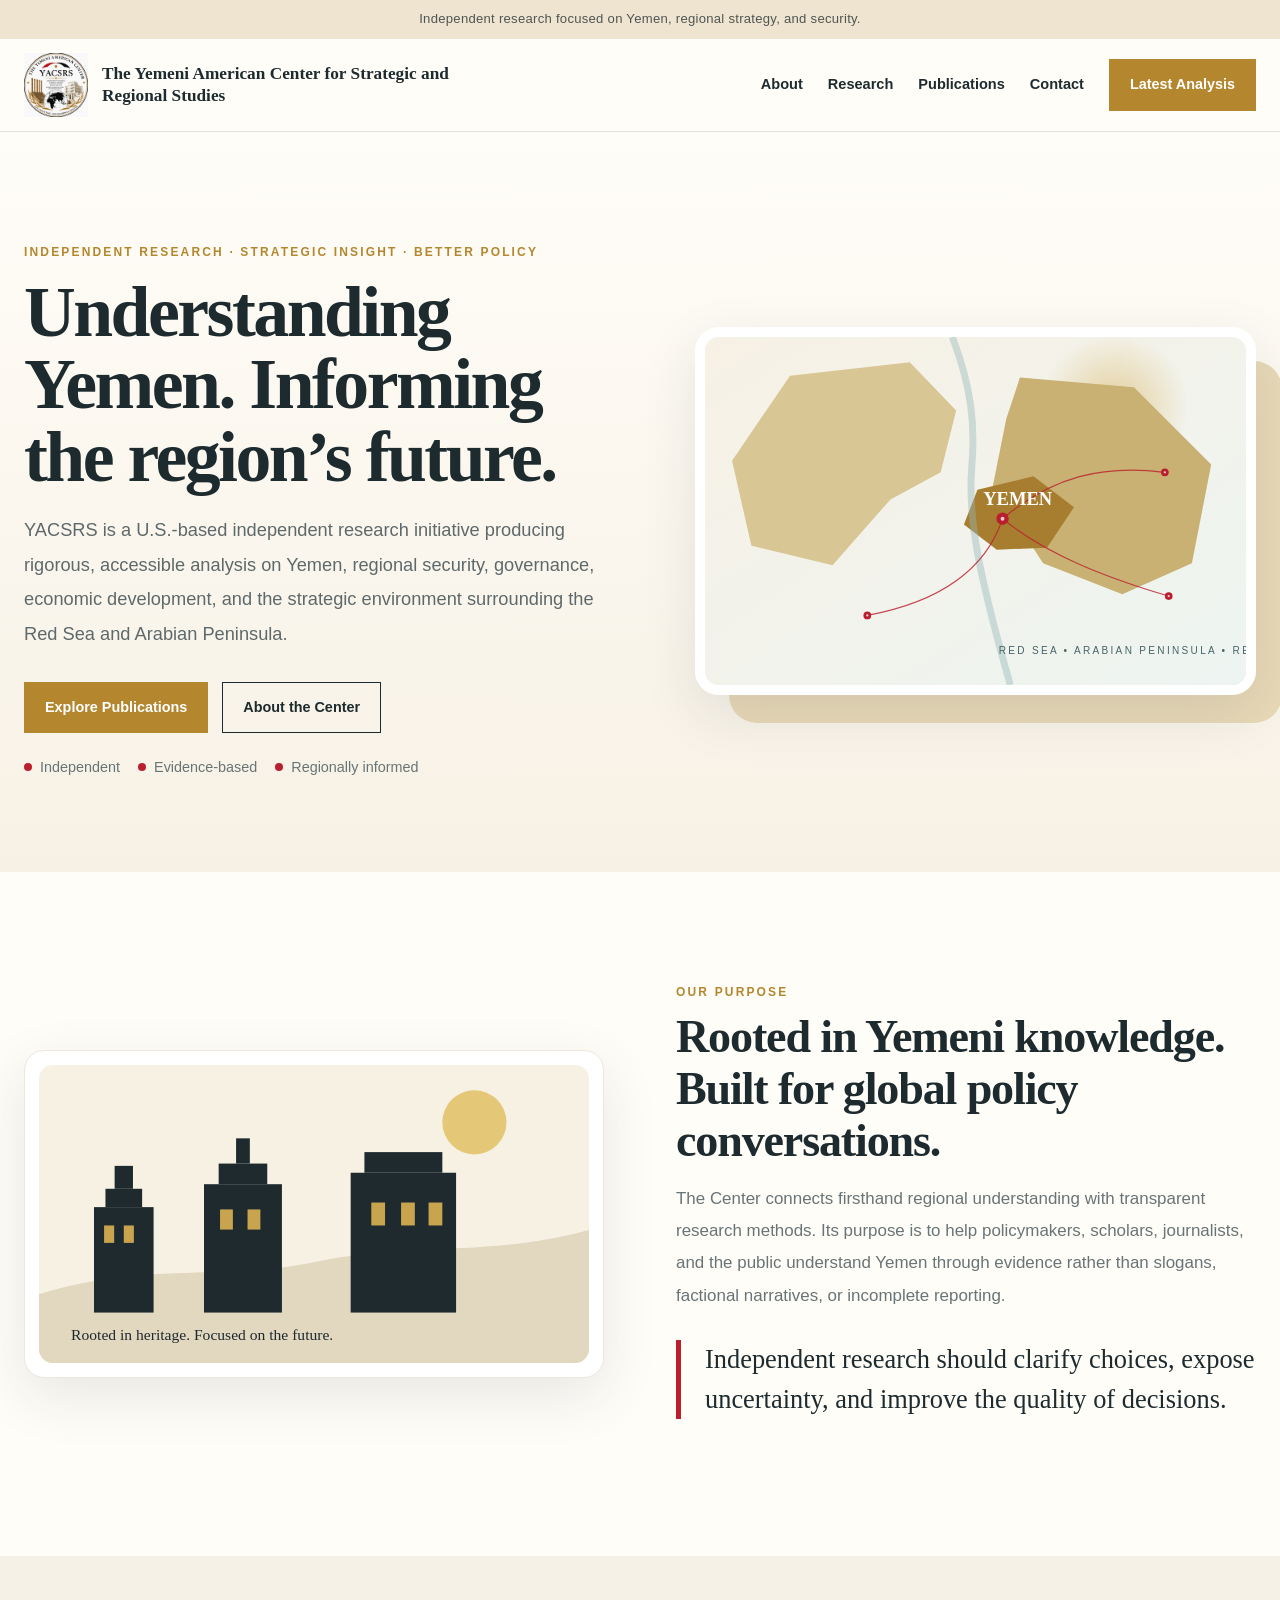
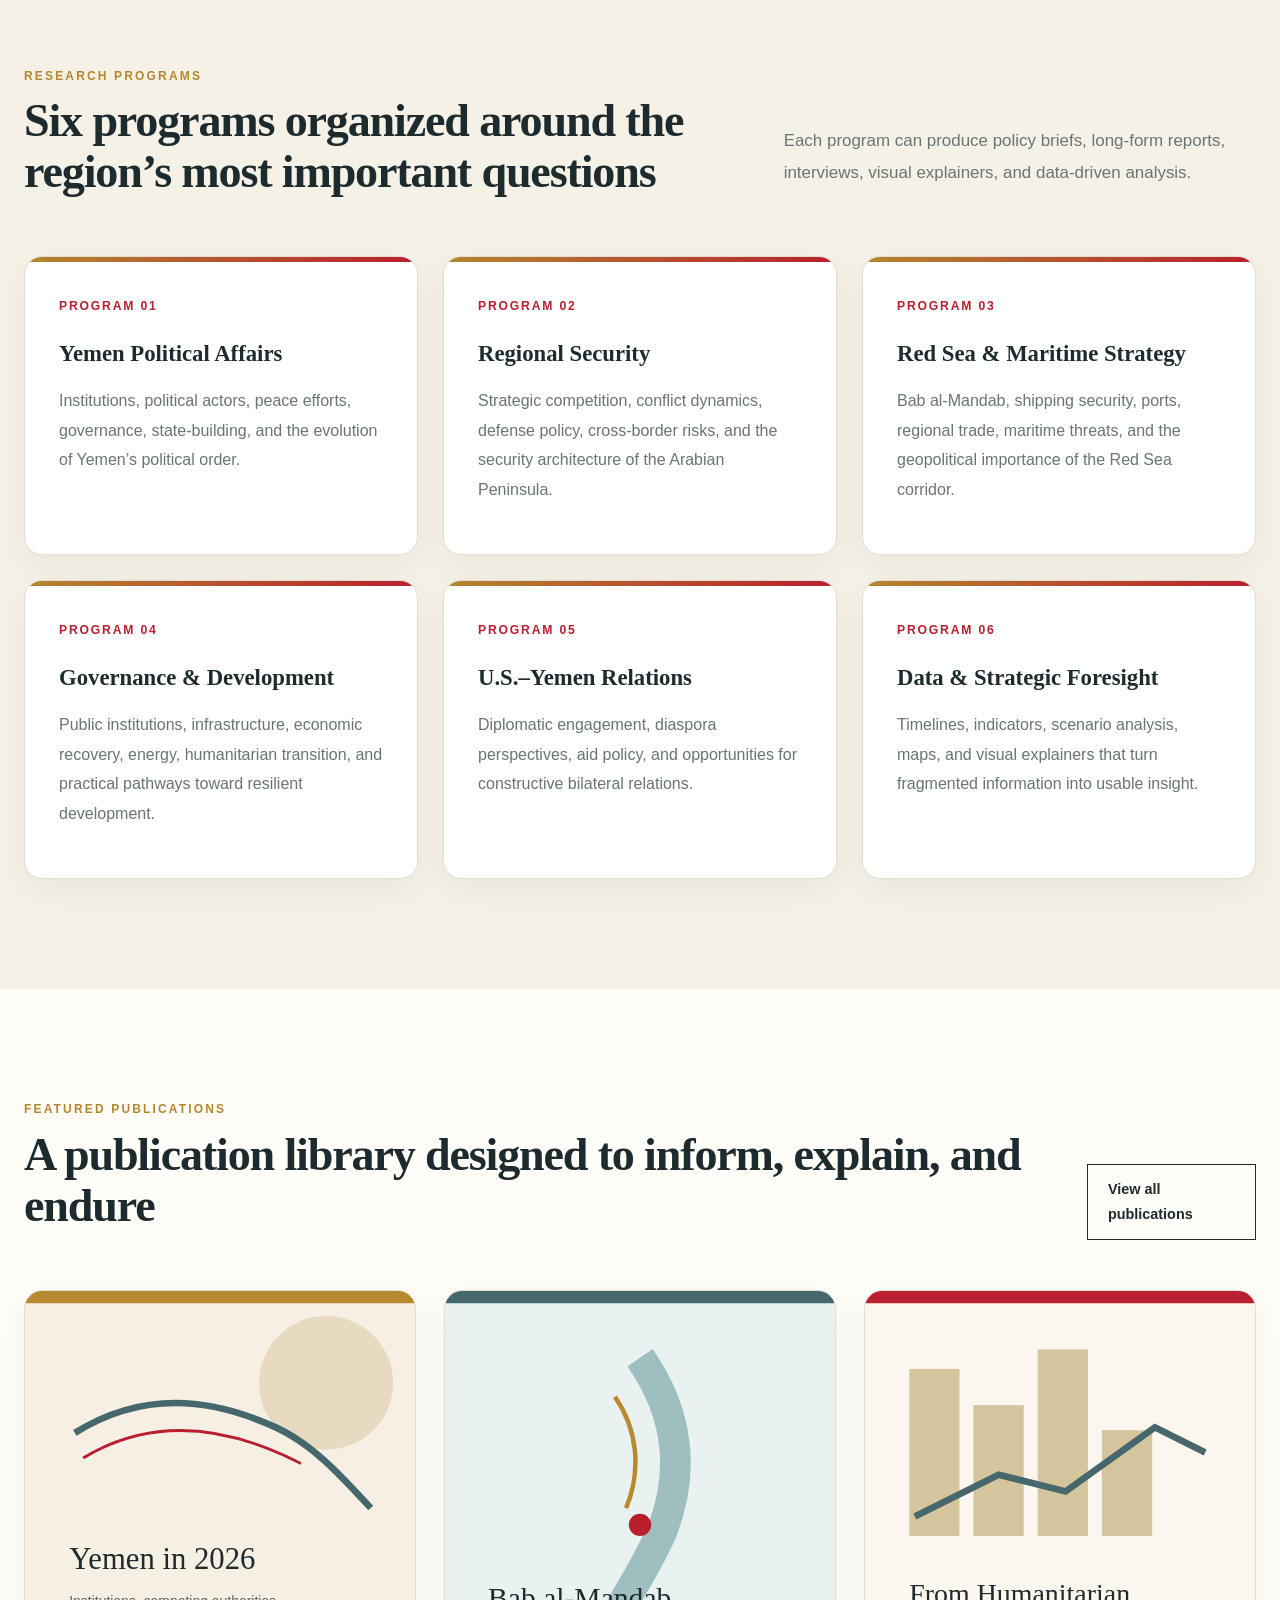
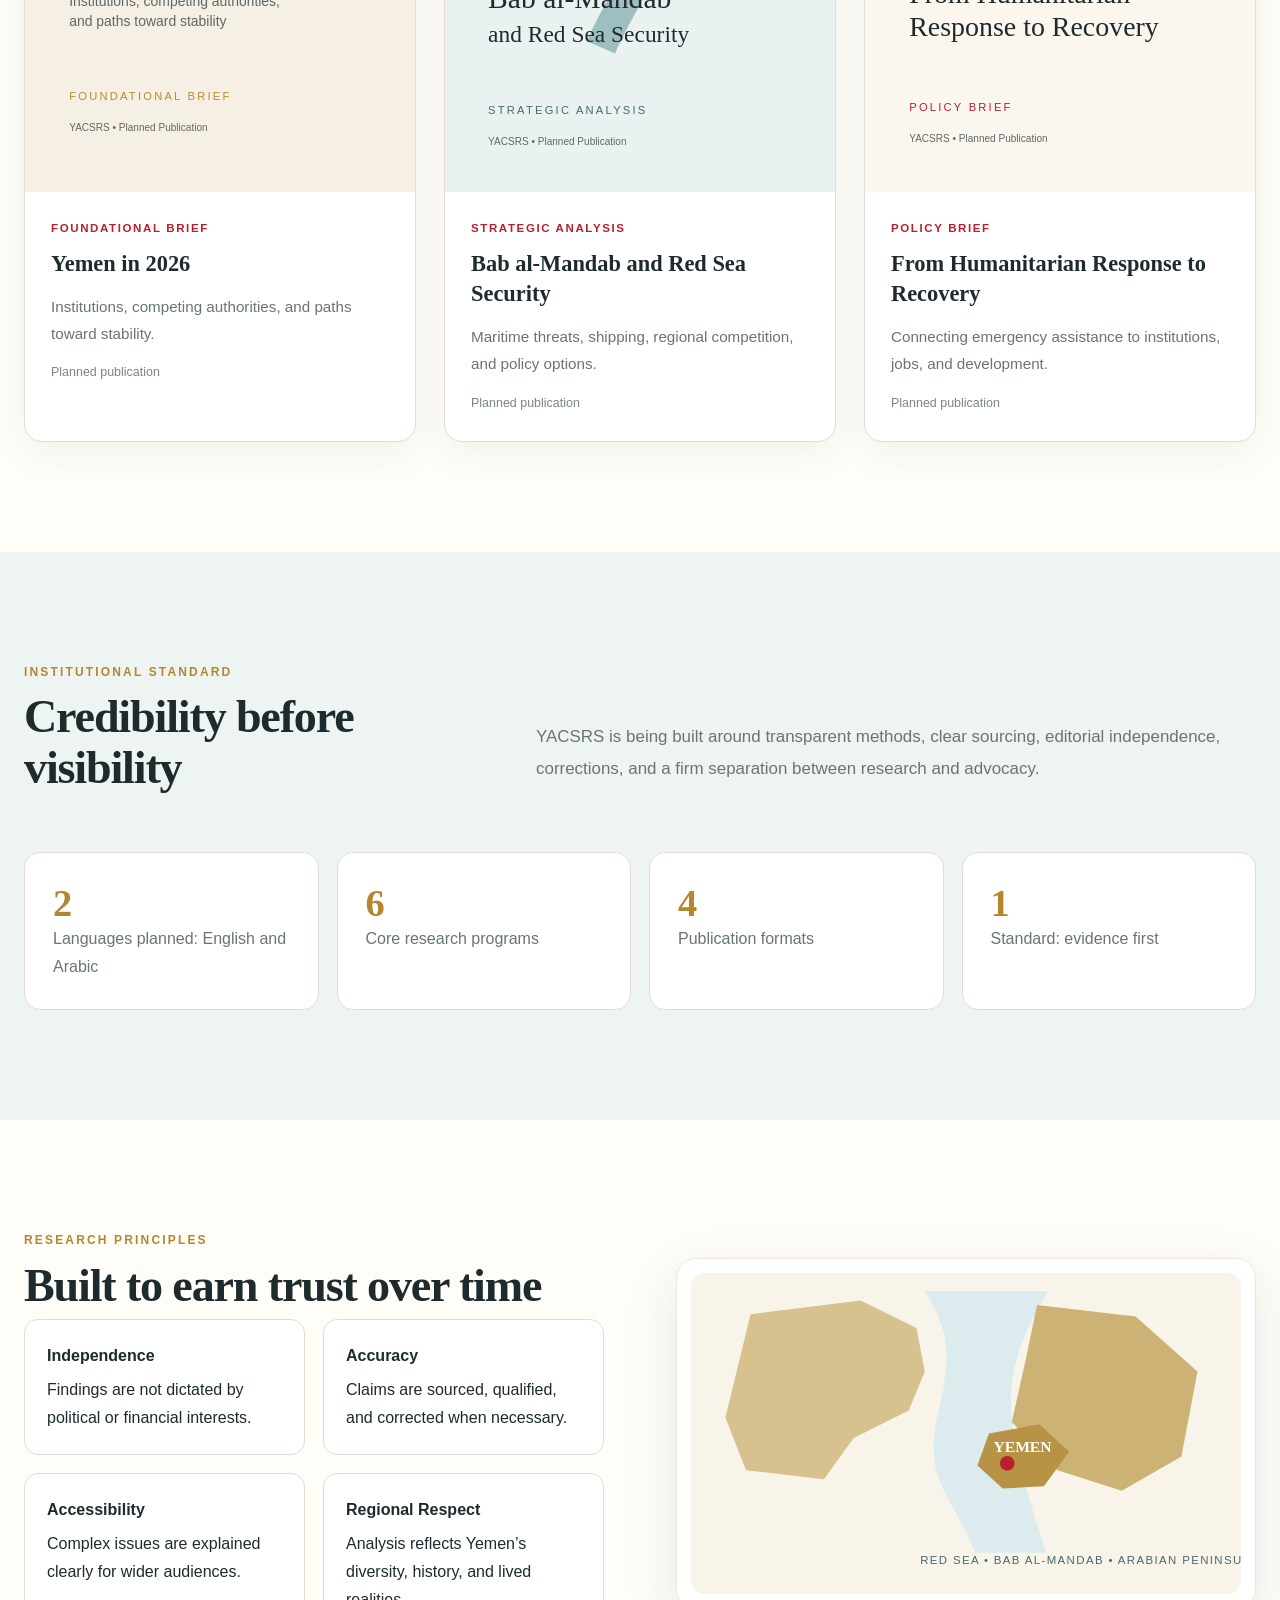
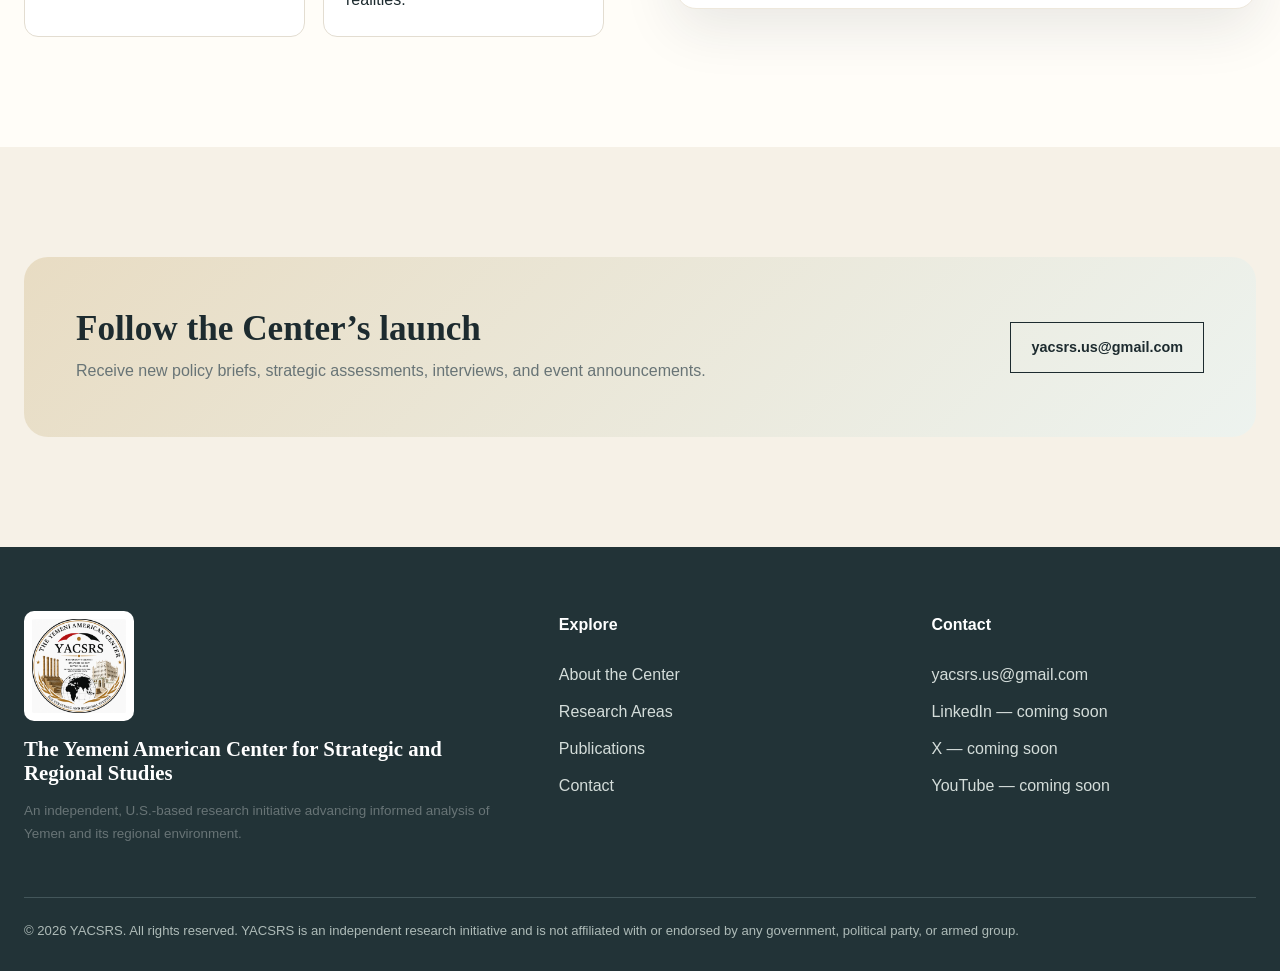
<file: index.html>
<!doctype html>
<html lang="en">
<head>
<meta charset="utf-8"><meta name="viewport" content="width=device-width,initial-scale=1">
<meta name="description" content="Independent research and strategic analysis focused on Yemen and regional security.">
<title>YACSRS | Strategic Research on Yemen and the Region</title>
<link rel="stylesheet" href="styles.css">
</head>
<body>

<div class="topbar">Independent research focused on Yemen, regional strategy, and security.</div>
<header>
  <div class="container nav">
    <a class="brand" href="index.html">
      <img src="assets/yacsrs-logo.png" alt="YACSRS logo">
      <div class="brand-title">The Yemeni American Center for Strategic and Regional Studies</div>
    </a>
    <button class="menu-btn" aria-label="Open navigation">☰</button>
    <nav>
      <a href="about.html">About</a>
      <a href="research.html">Research</a>
      <a href="publications.html">Publications</a>
      <a href="contact.html">Contact</a>
      <a class="btn gold" href="publications.html">Latest Analysis</a>
    </nav>
  </div>
</header>


<main>
<section class="hero">
  <div class="container hero-grid">
    <div>
      <div class="eyebrow">Independent Research · Strategic Insight · Better Policy</div>
      <h1>Understanding Yemen. Informing the region’s future.</h1>
      <p>YACSRS is a U.S.-based independent research initiative producing rigorous, accessible analysis on Yemen, regional security, governance, economic development, and the strategic environment surrounding the Red Sea and Arabian Peninsula.</p>
      <div class="hero-actions">
        <a class="btn gold" href="publications.html">Explore Publications</a>
        <a class="btn" href="about.html">About the Center</a>
      </div>
      <div class="hero-note">
        <span>Independent</span><span>Evidence-based</span><span>Regionally informed</span>
      </div>
    </div>
    <div class="hero-art"><img src="assets/hero-network.svg" alt="Regional strategic network map focused on Yemen"></div>
  </div>
</section>

<section class="section">
  <div class="container visual-split">
    <div class="visual-card"><img src="assets/heritage-visual.svg" alt="Yemeni architectural heritage illustration"></div>
    <div>
      <div class="eyebrow">Our Purpose</div>
      <h2>Rooted in Yemeni knowledge. Built for global policy conversations.</h2>
      <p class="section-lead">The Center connects firsthand regional understanding with transparent research methods. Its purpose is to help policymakers, scholars, journalists, and the public understand Yemen through evidence rather than slogans, factional narratives, or incomplete reporting.</p>
      <p class="quote">Independent research should clarify choices, expose uncertainty, and improve the quality of decisions.</p>
    </div>
  </div>
</section>

<section class="section soft">
  <div class="container">
    <div class="section-head">
      <div><div class="eyebrow">Research Programs</div><h2>Six programs organized around the region’s most important questions</h2></div>
      <p class="section-lead">Each program can produce policy briefs, long-form reports, interviews, visual explainers, and data-driven analysis.</p>
    </div>
    <div class="cards">
      <article class="card"><span class="number">PROGRAM 01</span><h3>Yemen Political Affairs</h3><p>Institutions, political actors, peace efforts, governance, state-building, and the evolution of Yemen’s political order.</p></article>
      <article class="card"><span class="number">PROGRAM 02</span><h3>Regional Security</h3><p>Strategic competition, conflict dynamics, defense policy, cross-border risks, and the security architecture of the Arabian Peninsula.</p></article>
      <article class="card"><span class="number">PROGRAM 03</span><h3>Red Sea & Maritime Strategy</h3><p>Bab al-Mandab, shipping security, ports, regional trade, maritime threats, and the geopolitical importance of the Red Sea corridor.</p></article>
      <article class="card"><span class="number">PROGRAM 04</span><h3>Governance & Development</h3><p>Public institutions, infrastructure, economic recovery, energy, humanitarian transition, and practical pathways toward resilient development.</p></article>
      <article class="card"><span class="number">PROGRAM 05</span><h3>U.S.–Yemen Relations</h3><p>Diplomatic engagement, diaspora perspectives, aid policy, and opportunities for constructive bilateral relations.</p></article>
      <article class="card"><span class="number">PROGRAM 06</span><h3>Data & Strategic Foresight</h3><p>Timelines, indicators, scenario analysis, maps, and visual explainers that turn fragmented information into usable insight.</p></article>
    </div>
  </div>
</section>

<section class="section">
  <div class="container">
    <div class="section-head">
      <div><div class="eyebrow">Featured Publications</div><h2>A publication library designed to inform, explain, and endure</h2></div>
      <a class="btn" href="publications.html">View all publications</a>
    </div>
    <div class="pub-grid">
      <article class="pub-card">
        <img src="assets/publication-cover-1.svg" alt="Cover for Yemen in 2026">
        <div class="pub-body"><div class="pub-type">Foundational Brief</div><h3>Yemen in 2026</h3><p>Institutions, competing authorities, and paths toward stability.</p><div class="meta">Planned publication</div></div>
      </article>
      <article class="pub-card">
        <img src="assets/publication-cover-2.svg" alt="Cover for Bab al-Mandab and Red Sea Security">
        <div class="pub-body"><div class="pub-type">Strategic Analysis</div><h3>Bab al-Mandab and Red Sea Security</h3><p>Maritime threats, shipping, regional competition, and policy options.</p><div class="meta">Planned publication</div></div>
      </article>
      <article class="pub-card">
        <img src="assets/publication-cover-3.svg" alt="Cover for Humanitarian Response to Recovery">
        <div class="pub-body"><div class="pub-type">Policy Brief</div><h3>From Humanitarian Response to Recovery</h3><p>Connecting emergency assistance to institutions, jobs, and development.</p><div class="meta">Planned publication</div></div>
      </article>
    </div>
  </div>
</section>

<section class="section sage">
  <div class="container">
    <div class="section-head">
      <div><div class="eyebrow">Institutional Standard</div><h2>Credibility before visibility</h2></div>
      <p class="section-lead">YACSRS is being built around transparent methods, clear sourcing, editorial independence, corrections, and a firm separation between research and advocacy.</p>
    </div>
    <div class="metrics">
      <div class="metric"><strong>2</strong><span>Languages planned: English and Arabic</span></div>
      <div class="metric"><strong>6</strong><span>Core research programs</span></div>
      <div class="metric"><strong>4</strong><span>Publication formats</span></div>
      <div class="metric"><strong>1</strong><span>Standard: evidence first</span></div>
    </div>
  </div>
</section>

<section class="section">
  <div class="container visual-split">
    <div>
      <div class="eyebrow">Research Principles</div>
      <h2>Built to earn trust over time</h2>
      <div class="values">
        <div class="value"><strong>Independence</strong><span>Findings are not dictated by political or financial interests.</span></div>
        <div class="value"><strong>Accuracy</strong><span>Claims are sourced, qualified, and corrected when necessary.</span></div>
        <div class="value"><strong>Accessibility</strong><span>Complex issues are explained clearly for wider audiences.</span></div>
        <div class="value"><strong>Regional Respect</strong><span>Analysis reflects Yemen’s diversity, history, and lived realities.</span></div>
      </div>
    </div>
    <div class="visual-card"><img src="assets/regional-map.svg" alt="Regional map showing Yemen and the Red Sea"></div>
  </div>
</section>

<section class="section soft">
  <div class="container newsletter">
    <div><h3>Follow the Center’s launch</h3><p>Receive new policy briefs, strategic assessments, interviews, and event announcements.</p></div>
    <a class="btn" data-email href="#">Contact the Center</a>
  </div>
</section>
</main>


<footer>
  <div class="container">
    <div class="footer-grid">
      <div>
        <img class="footer-logo" src="assets/yacsrs-logo.png" alt="YACSRS logo">
        <div class="footer-brand">The Yemeni American Center for Strategic and Regional Studies</div>
        <p class="small">An independent, U.S.-based research initiative advancing informed analysis of Yemen and its regional environment.</p>
      </div>
      <div>
        <h4>Explore</h4>
        <a href="about.html">About the Center</a>
        <a href="research.html">Research Areas</a>
        <a href="publications.html">Publications</a>
        <a href="contact.html">Contact</a>
      </div>
      <div>
        <h4>Contact</h4>
        <a data-email href="#"></a>
        <a href="#">LinkedIn — coming soon</a>
        <a href="#">X — coming soon</a>
        <a href="#">YouTube — coming soon</a>
      </div>
    </div>
    <div class="legal">
      © 2026 YACSRS. All rights reserved. YACSRS is an independent research initiative and is not affiliated with or endorsed by any government, political party, or armed group.
    </div>
  </div>
</footer>
<script src="site-config.js"></script>
<script src="script.js"></script>

</body></html>
</file>
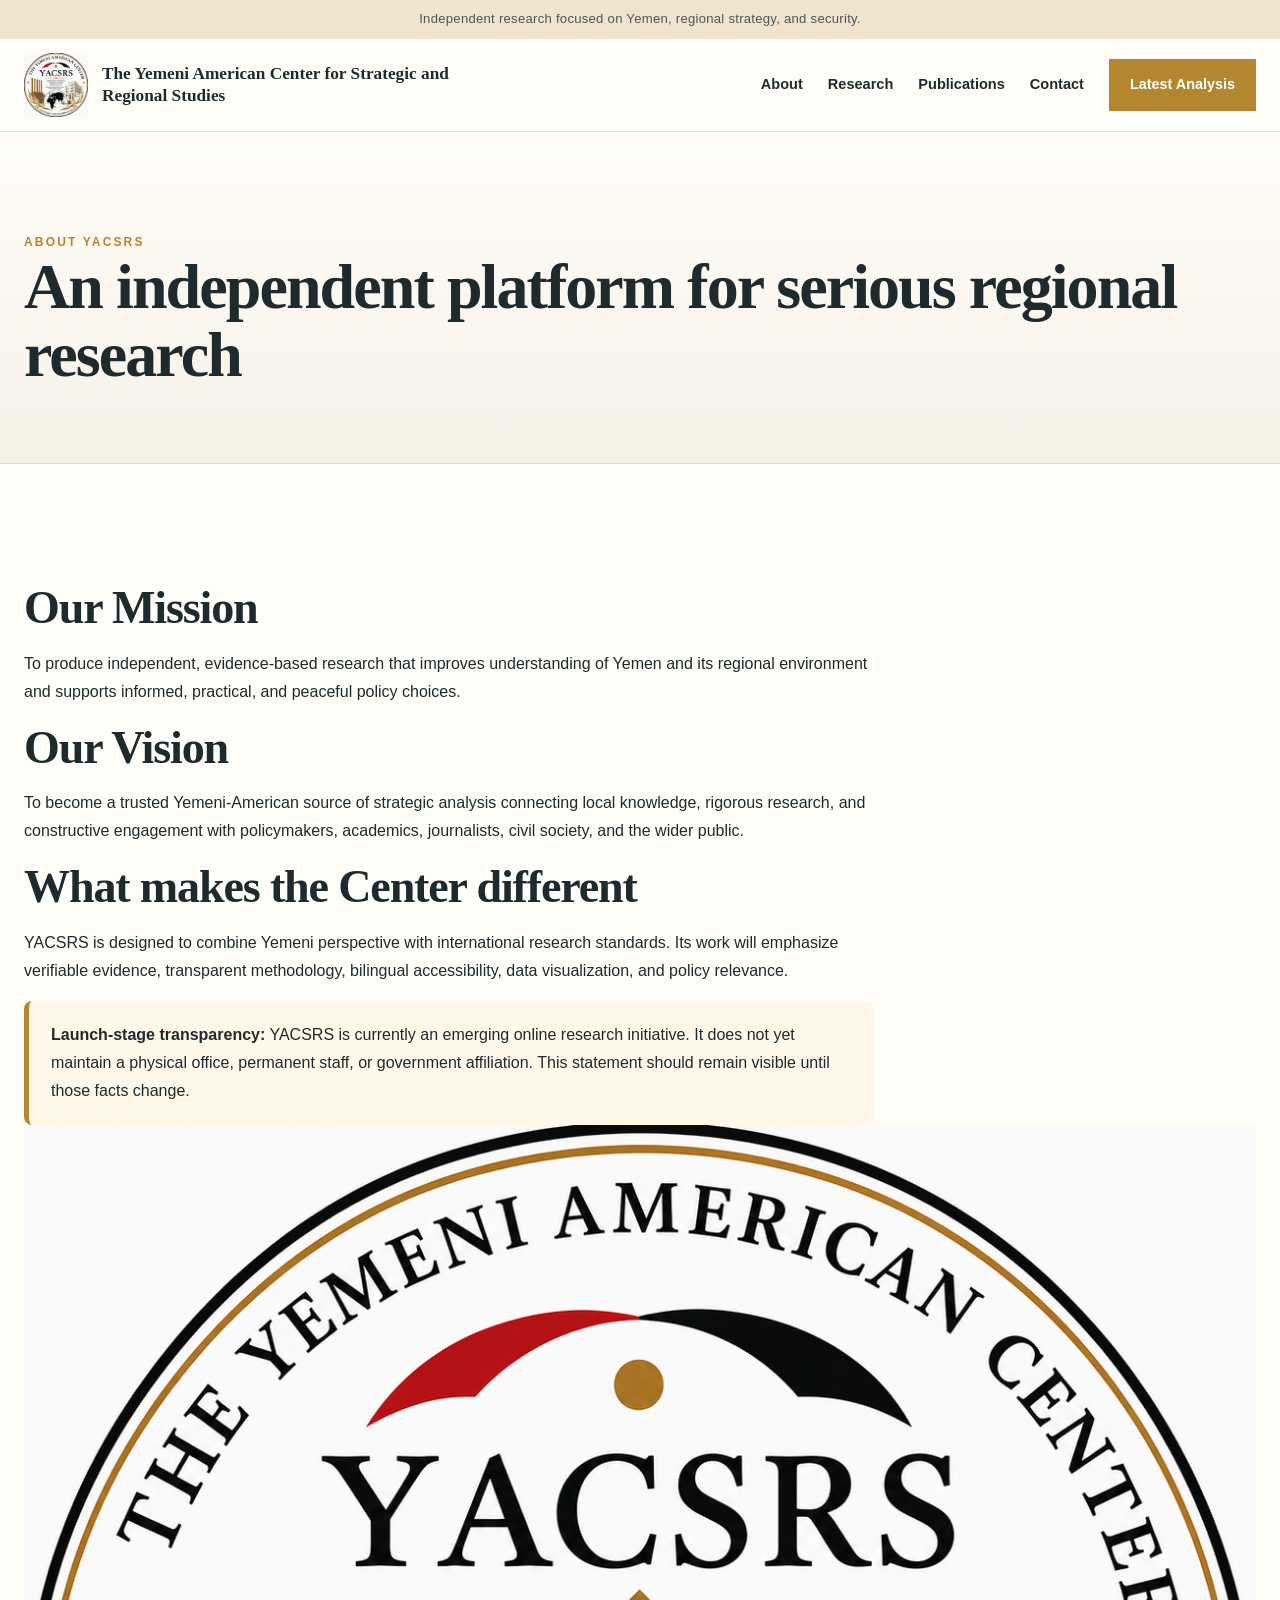
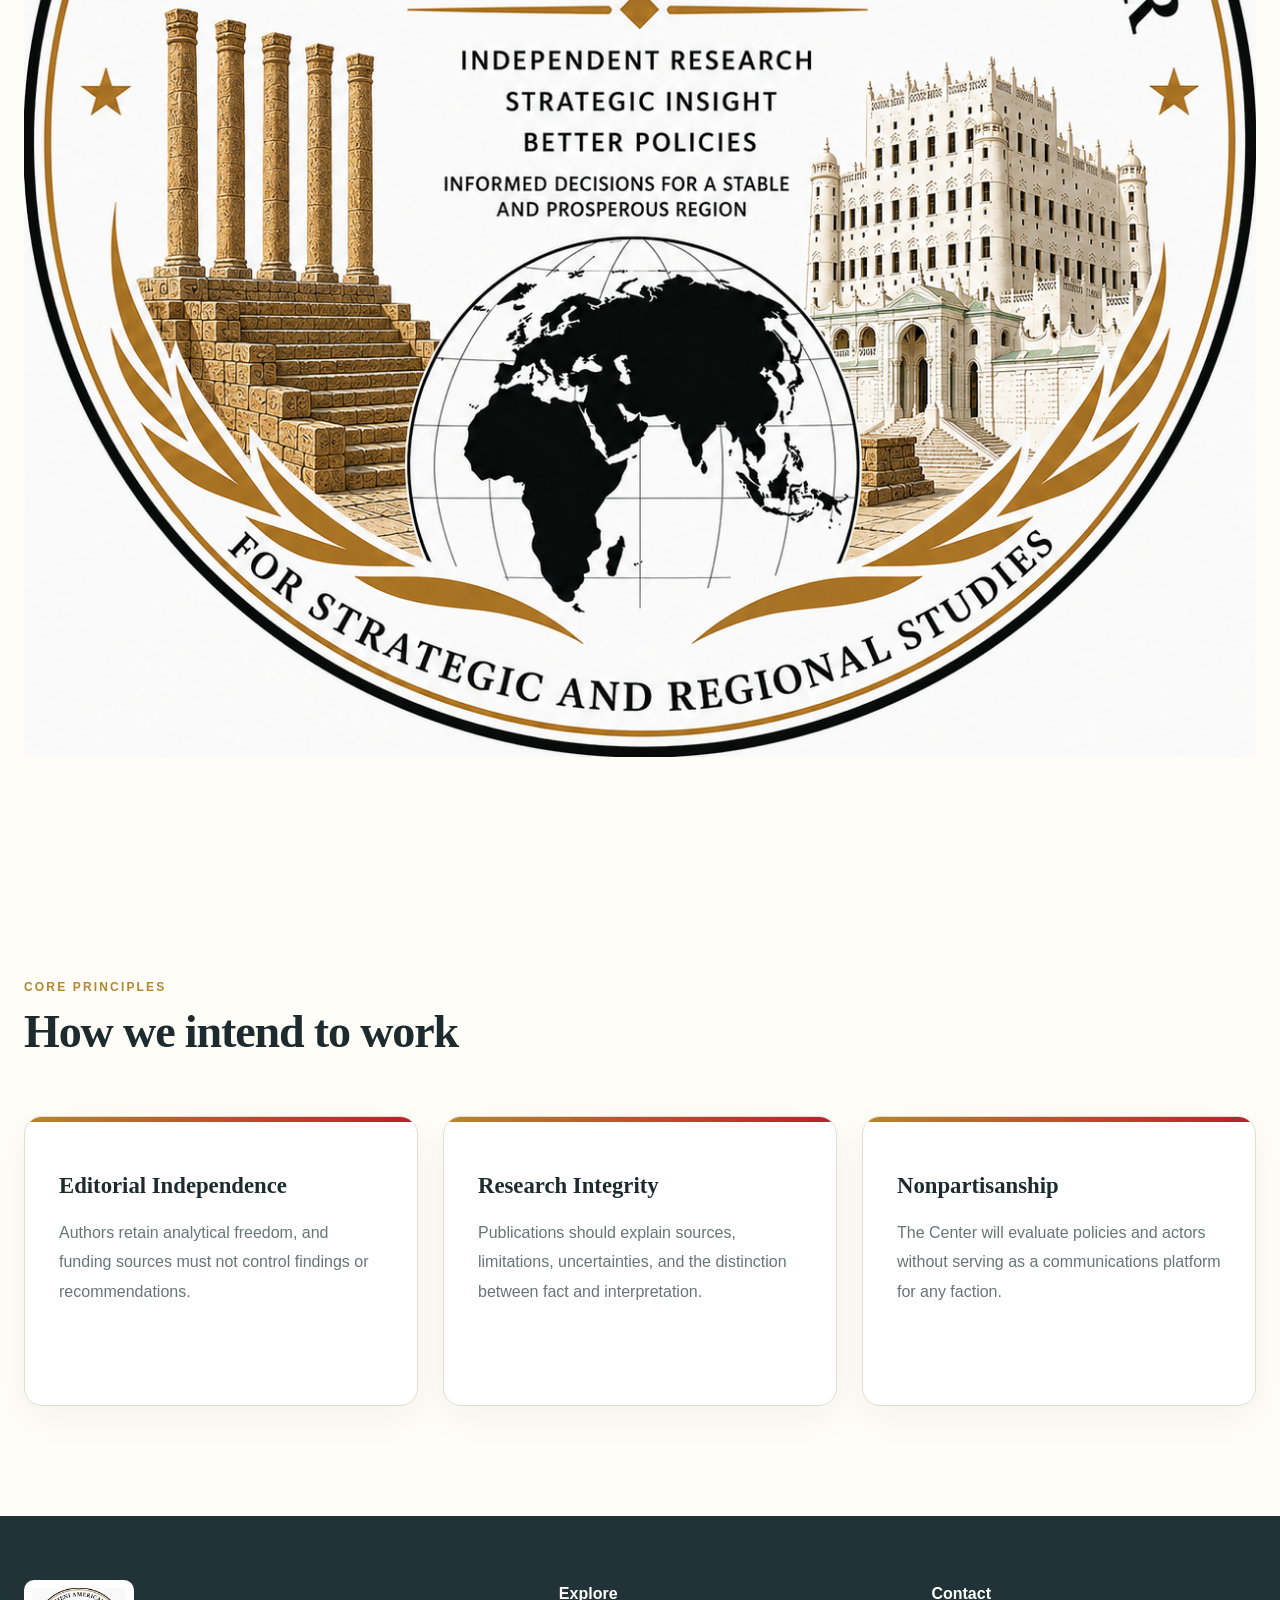
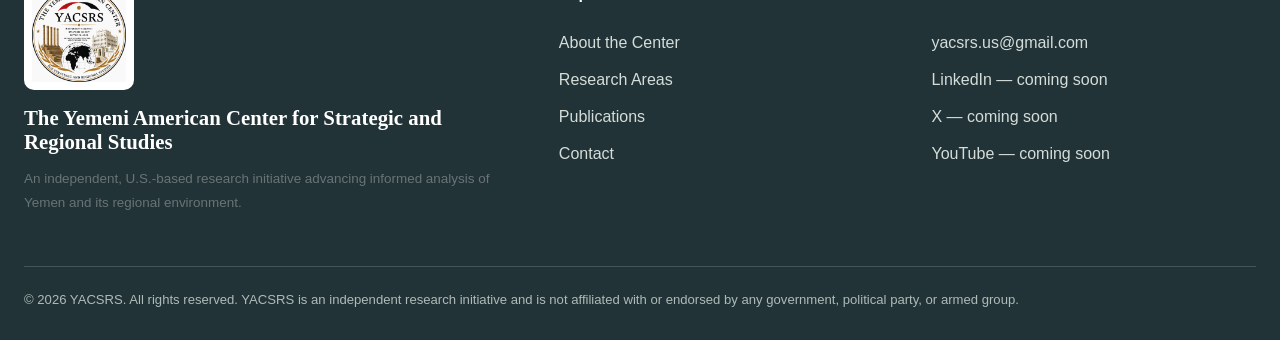
<file: about.html>
<!doctype html><html lang="en"><head><meta charset="utf-8"><meta name="viewport" content="width=device-width,initial-scale=1"><title>About | YACSRS</title><link rel="stylesheet" href="styles.css"></head><body>

<div class="topbar">Independent research focused on Yemen, regional strategy, and security.</div>
<header>
  <div class="container nav">
    <a class="brand" href="index.html">
      <img src="assets/yacsrs-logo.png" alt="YACSRS logo">
      <div class="brand-title">The Yemeni American Center for Strategic and Regional Studies</div>
    </a>
    <button class="menu-btn" aria-label="Open navigation">☰</button>
    <nav>
      <a href="about.html">About</a>
      <a href="research.html">Research</a>
      <a href="publications.html">Publications</a>
      <a href="contact.html">Contact</a>
      <a class="btn gold" href="publications.html">Latest Analysis</a>
    </nav>
  </div>
</header>

<main>
<section class="page-hero"><div class="container"><div class="eyebrow">About YACSRS</div><h1>An independent platform for serious regional research</h1></div></section>
<section class="section"><div class="container split">
<div class="content">
<h2>Our Mission</h2><p>To produce independent, evidence-based research that improves understanding of Yemen and its regional environment and supports informed, practical, and peaceful policy choices.</p>
<h2>Our Vision</h2><p>To become a trusted Yemeni-American source of strategic analysis connecting local knowledge, rigorous research, and constructive engagement with policymakers, academics, journalists, civil society, and the wider public.</p>
<h2>What makes the Center different</h2><p>YACSRS is designed to combine Yemeni perspective with international research standards. Its work will emphasize verifiable evidence, transparent methodology, bilingual accessibility, data visualization, and policy relevance.</p>
<div class="notice"><strong>Launch-stage transparency:</strong> YACSRS is currently an emerging online research initiative. It does not yet maintain a physical office, permanent staff, or government affiliation. This statement should remain visible until those facts change.</div>
</div>
<div>
<img src="assets/yacsrs-logo.png" alt="YACSRS emblem">
</div>
</div></section>
<section class="section cream"><div class="container">
<div class="section-head"><div><div class="eyebrow">Core Principles</div><h2>How we intend to work</h2></div></div>
<div class="cards">
<div class="card"><h3>Editorial Independence</h3><p>Authors retain analytical freedom, and funding sources must not control findings or recommendations.</p></div>
<div class="card"><h3>Research Integrity</h3><p>Publications should explain sources, limitations, uncertainties, and the distinction between fact and interpretation.</p></div>
<div class="card"><h3>Nonpartisanship</h3><p>The Center will evaluate policies and actors without serving as a communications platform for any faction.</p></div>
</div>
</div></section>
</main>
<footer>
  <div class="container">
    <div class="footer-grid">
      <div>
        <img class="footer-logo" src="assets/yacsrs-logo.png" alt="YACSRS logo">
        <div class="footer-brand">The Yemeni American Center for Strategic and Regional Studies</div>
        <p class="small">An independent, U.S.-based research initiative advancing informed analysis of Yemen and its regional environment.</p>
      </div>
      <div>
        <h4>Explore</h4>
        <a href="about.html">About the Center</a>
        <a href="research.html">Research Areas</a>
        <a href="publications.html">Publications</a>
        <a href="contact.html">Contact</a>
      </div>
      <div>
        <h4>Contact</h4>
        <a data-email href="#"></a>
        <a href="#">LinkedIn — coming soon</a>
        <a href="#">X — coming soon</a>
        <a href="#">YouTube — coming soon</a>
      </div>
    </div>
    <div class="legal">
      © 2026 YACSRS. All rights reserved. YACSRS is an independent research initiative and is not affiliated with or endorsed by any government, political party, or armed group.
    </div>
  </div>
</footer>
<script src="site-config.js"></script>
<script src="script.js"></script>
</body></html>
</file>
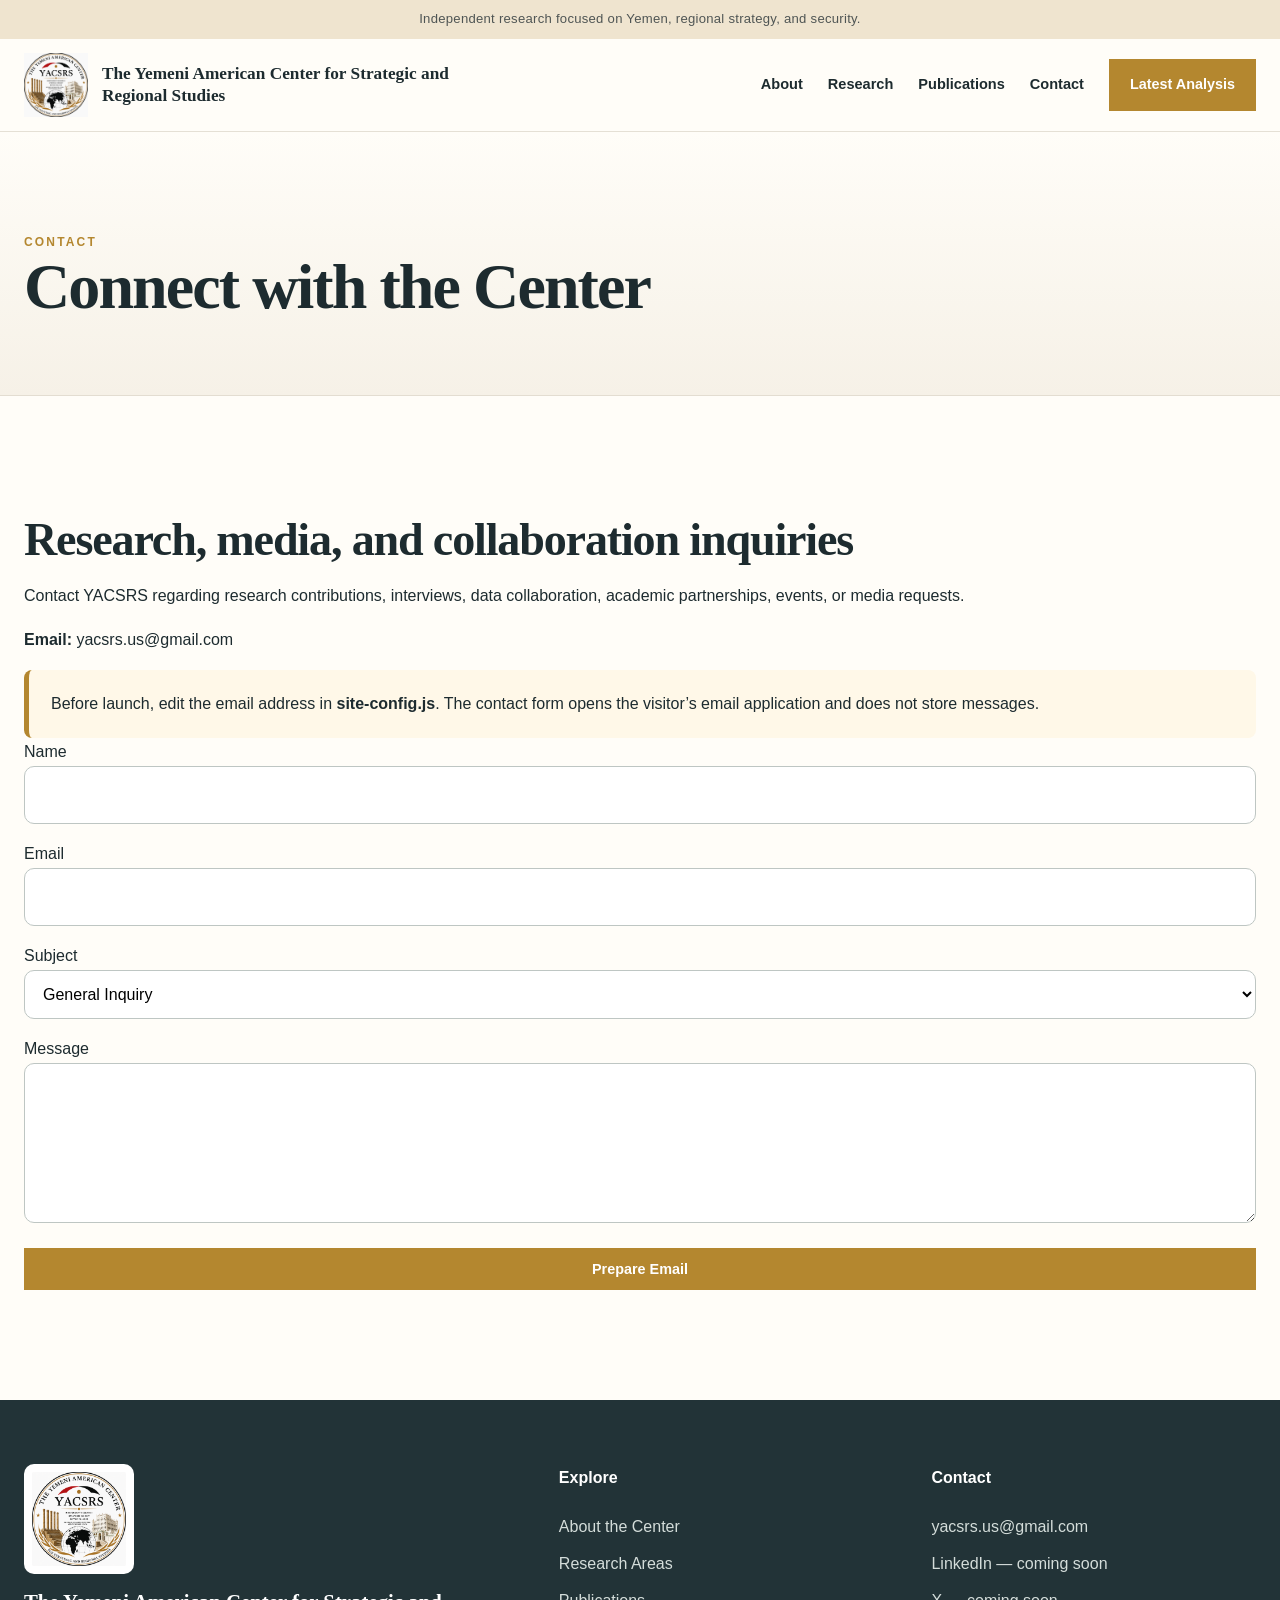
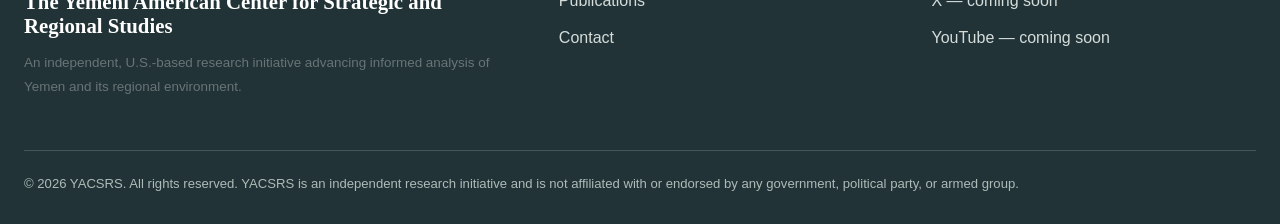
<file: contact.html>
<!doctype html><html lang="en"><head><meta charset="utf-8"><meta name="viewport" content="width=device-width,initial-scale=1"><title>Contact | YACSRS</title><link rel="stylesheet" href="styles.css"></head><body>

<div class="topbar">Independent research focused on Yemen, regional strategy, and security.</div>
<header>
  <div class="container nav">
    <a class="brand" href="index.html">
      <img src="assets/yacsrs-logo.png" alt="YACSRS logo">
      <div class="brand-title">The Yemeni American Center for Strategic and Regional Studies</div>
    </a>
    <button class="menu-btn" aria-label="Open navigation">☰</button>
    <nav>
      <a href="about.html">About</a>
      <a href="research.html">Research</a>
      <a href="publications.html">Publications</a>
      <a href="contact.html">Contact</a>
      <a class="btn gold" href="publications.html">Latest Analysis</a>
    </nav>
  </div>
</header>

<main>
<section class="page-hero"><div class="container"><div class="eyebrow">Contact</div><h1>Connect with the Center</h1></div></section>
<section class="section"><div class="container split">
<div>
<h2>Research, media, and collaboration inquiries</h2>
<p>Contact YACSRS regarding research contributions, interviews, data collaboration, academic partnerships, events, or media requests.</p>
<p><strong>Email:</strong> <a data-email href="#"></a></p>
<div class="notice">Before launch, edit the email address in <strong>site-config.js</strong>. The contact form opens the visitor’s email application and does not store messages.</div>
</div>
<form id="contact-form">
<label>Name<input name="name" required></label>
<label>Email<input name="email" type="email" required></label>
<label>Subject<select name="subject"><option>General Inquiry</option><option>Research Collaboration</option><option>Media Request</option><option>Submit an Article</option><option>Event or Speaking Request</option></select></label>
<label>Message<textarea name="message" required></textarea></label>
<button class="btn gold" type="submit">Prepare Email</button>
</form>
</div></section>
</main>
<footer>
  <div class="container">
    <div class="footer-grid">
      <div>
        <img class="footer-logo" src="assets/yacsrs-logo.png" alt="YACSRS logo">
        <div class="footer-brand">The Yemeni American Center for Strategic and Regional Studies</div>
        <p class="small">An independent, U.S.-based research initiative advancing informed analysis of Yemen and its regional environment.</p>
      </div>
      <div>
        <h4>Explore</h4>
        <a href="about.html">About the Center</a>
        <a href="research.html">Research Areas</a>
        <a href="publications.html">Publications</a>
        <a href="contact.html">Contact</a>
      </div>
      <div>
        <h4>Contact</h4>
        <a data-email href="#"></a>
        <a href="#">LinkedIn — coming soon</a>
        <a href="#">X — coming soon</a>
        <a href="#">YouTube — coming soon</a>
      </div>
    </div>
    <div class="legal">
      © 2026 YACSRS. All rights reserved. YACSRS is an independent research initiative and is not affiliated with or endorsed by any government, political party, or armed group.
    </div>
  </div>
</footer>
<script src="site-config.js"></script>
<script src="script.js"></script>
</body></html>
</file>
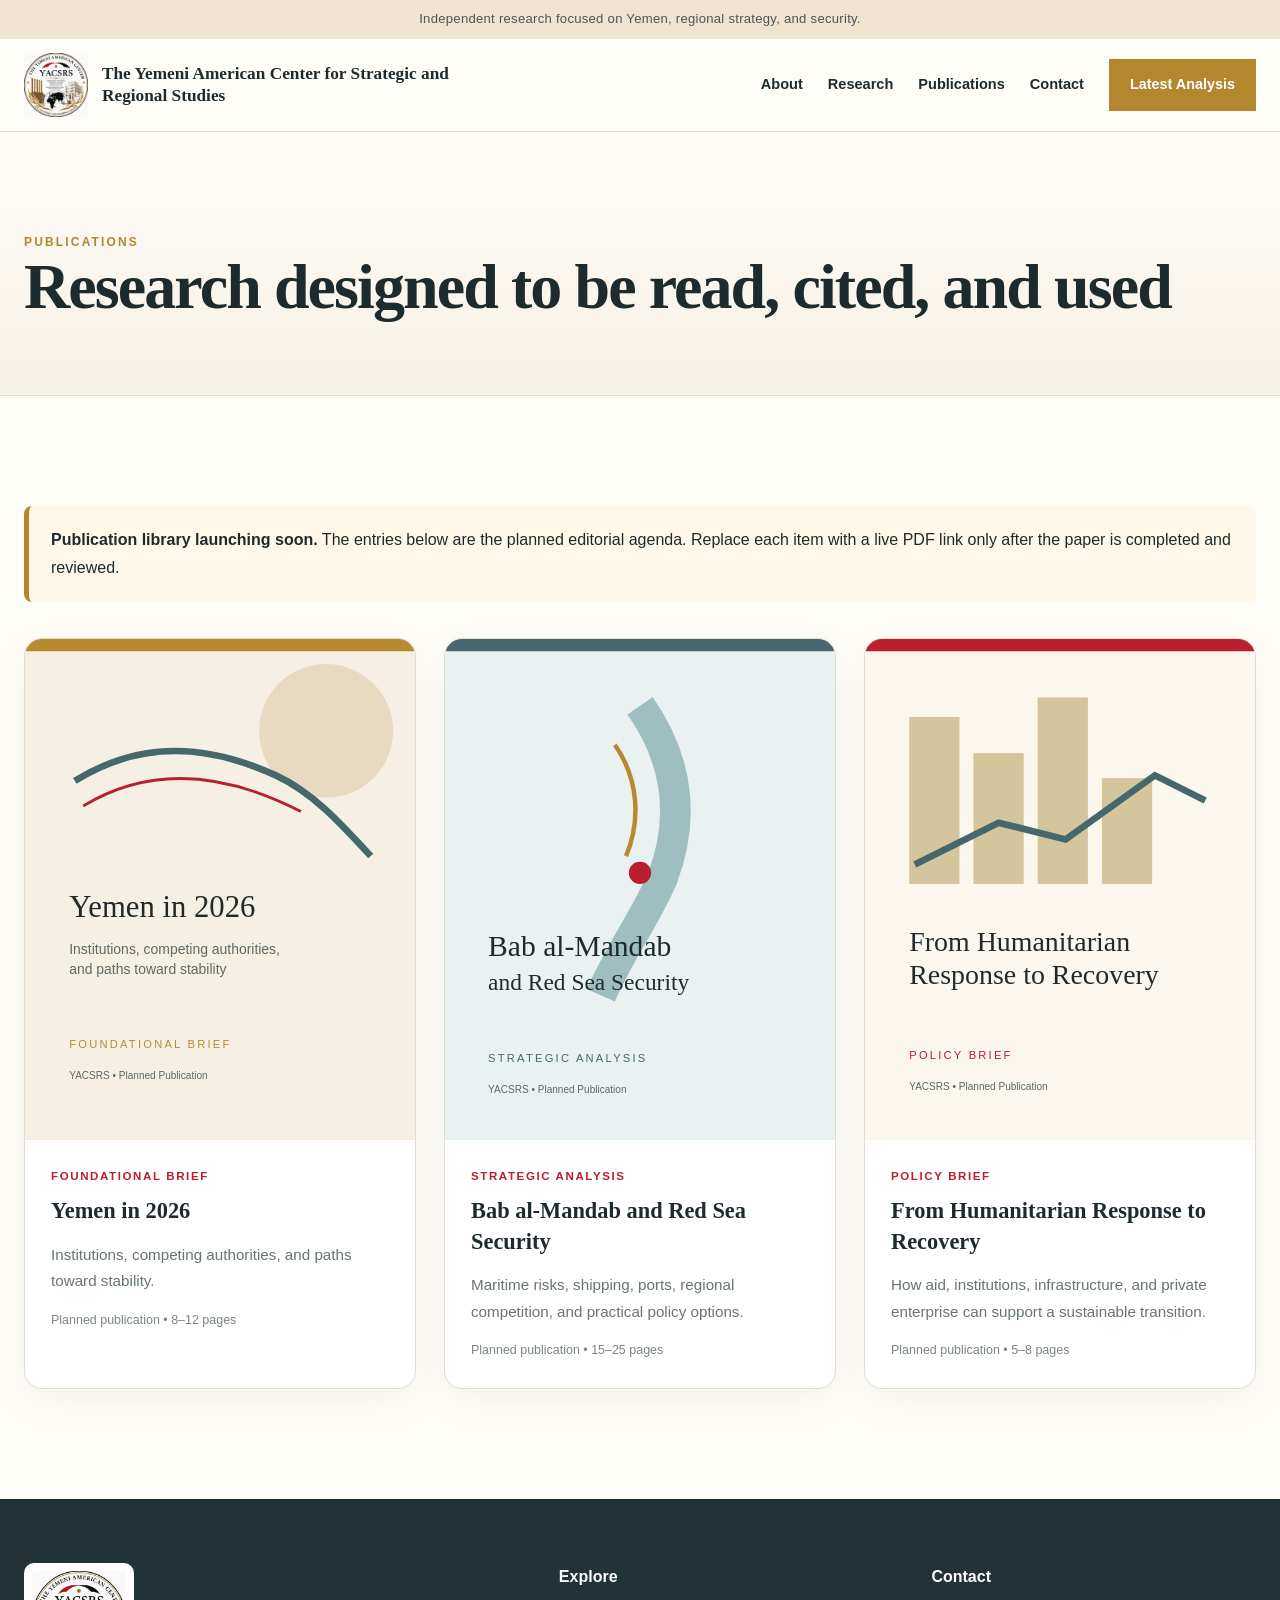
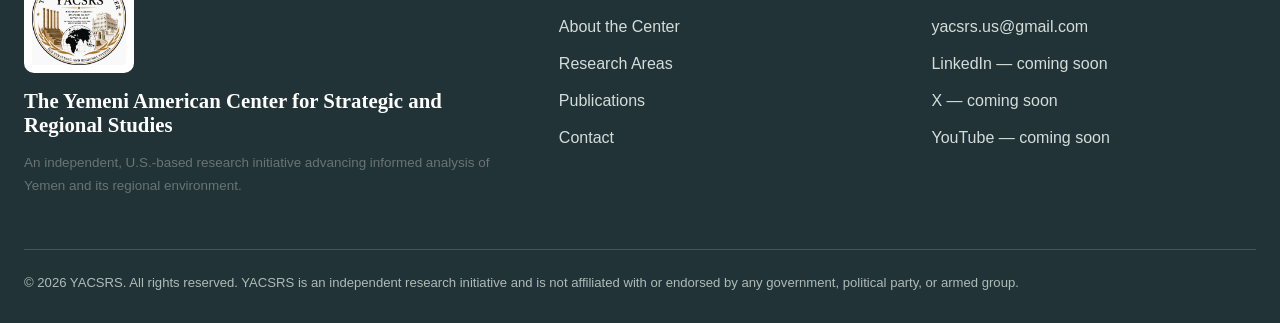
<file: publications.html>
<!doctype html><html lang="en"><head><meta charset="utf-8"><meta name="viewport" content="width=device-width,initial-scale=1"><title>Publications | YACSRS</title><link rel="stylesheet" href="styles.css"></head><body>

<div class="topbar">Independent research focused on Yemen, regional strategy, and security.</div>
<header>
  <div class="container nav">
    <a class="brand" href="index.html">
      <img src="assets/yacsrs-logo.png" alt="YACSRS logo">
      <div class="brand-title">The Yemeni American Center for Strategic and Regional Studies</div>
    </a>
    <button class="menu-btn" aria-label="Open navigation">☰</button>
    <nav>
      <a href="about.html">About</a>
      <a href="research.html">Research</a>
      <a href="publications.html">Publications</a>
      <a href="contact.html">Contact</a>
      <a class="btn gold" href="publications.html">Latest Analysis</a>
    </nav>
  </div>
</header>


<main>
<section class="page-hero"><div class="container"><div class="eyebrow">Publications</div><h1>Research designed to be read, cited, and used</h1></div></section>
<section class="section"><div class="container">
<div class="notice"><strong>Publication library launching soon.</strong> The entries below are the planned editorial agenda. Replace each item with a live PDF link only after the paper is completed and reviewed.</div>
<div style="height:36px"></div>
<div class="pub-grid">
<article class="pub-card"><img src="assets/publication-cover-1.svg" alt="Yemen in 2026 cover"><div class="pub-body"><div class="pub-type">Foundational Brief</div><h3>Yemen in 2026</h3><p>Institutions, competing authorities, and paths toward stability.</p><div class="meta">Planned publication • 8–12 pages</div></div></article>
<article class="pub-card"><img src="assets/publication-cover-2.svg" alt="Bab al-Mandab cover"><div class="pub-body"><div class="pub-type">Strategic Analysis</div><h3>Bab al-Mandab and Red Sea Security</h3><p>Maritime risks, shipping, ports, regional competition, and practical policy options.</p><div class="meta">Planned publication • 15–25 pages</div></div></article>
<article class="pub-card"><img src="assets/publication-cover-3.svg" alt="Humanitarian response cover"><div class="pub-body"><div class="pub-type">Policy Brief</div><h3>From Humanitarian Response to Recovery</h3><p>How aid, institutions, infrastructure, and private enterprise can support a sustainable transition.</p><div class="meta">Planned publication • 5–8 pages</div></div></article>
</div>
</div></section>
</main>

<footer>
  <div class="container">
    <div class="footer-grid">
      <div>
        <img class="footer-logo" src="assets/yacsrs-logo.png" alt="YACSRS logo">
        <div class="footer-brand">The Yemeni American Center for Strategic and Regional Studies</div>
        <p class="small">An independent, U.S.-based research initiative advancing informed analysis of Yemen and its regional environment.</p>
      </div>
      <div>
        <h4>Explore</h4>
        <a href="about.html">About the Center</a>
        <a href="research.html">Research Areas</a>
        <a href="publications.html">Publications</a>
        <a href="contact.html">Contact</a>
      </div>
      <div>
        <h4>Contact</h4>
        <a data-email href="#"></a>
        <a href="#">LinkedIn — coming soon</a>
        <a href="#">X — coming soon</a>
        <a href="#">YouTube — coming soon</a>
      </div>
    </div>
    <div class="legal">
      © 2026 YACSRS. All rights reserved. YACSRS is an independent research initiative and is not affiliated with or endorsed by any government, political party, or armed group.
    </div>
  </div>
</footer>
<script src="site-config.js"></script>
<script src="script.js"></script>
</body></html>
</file>
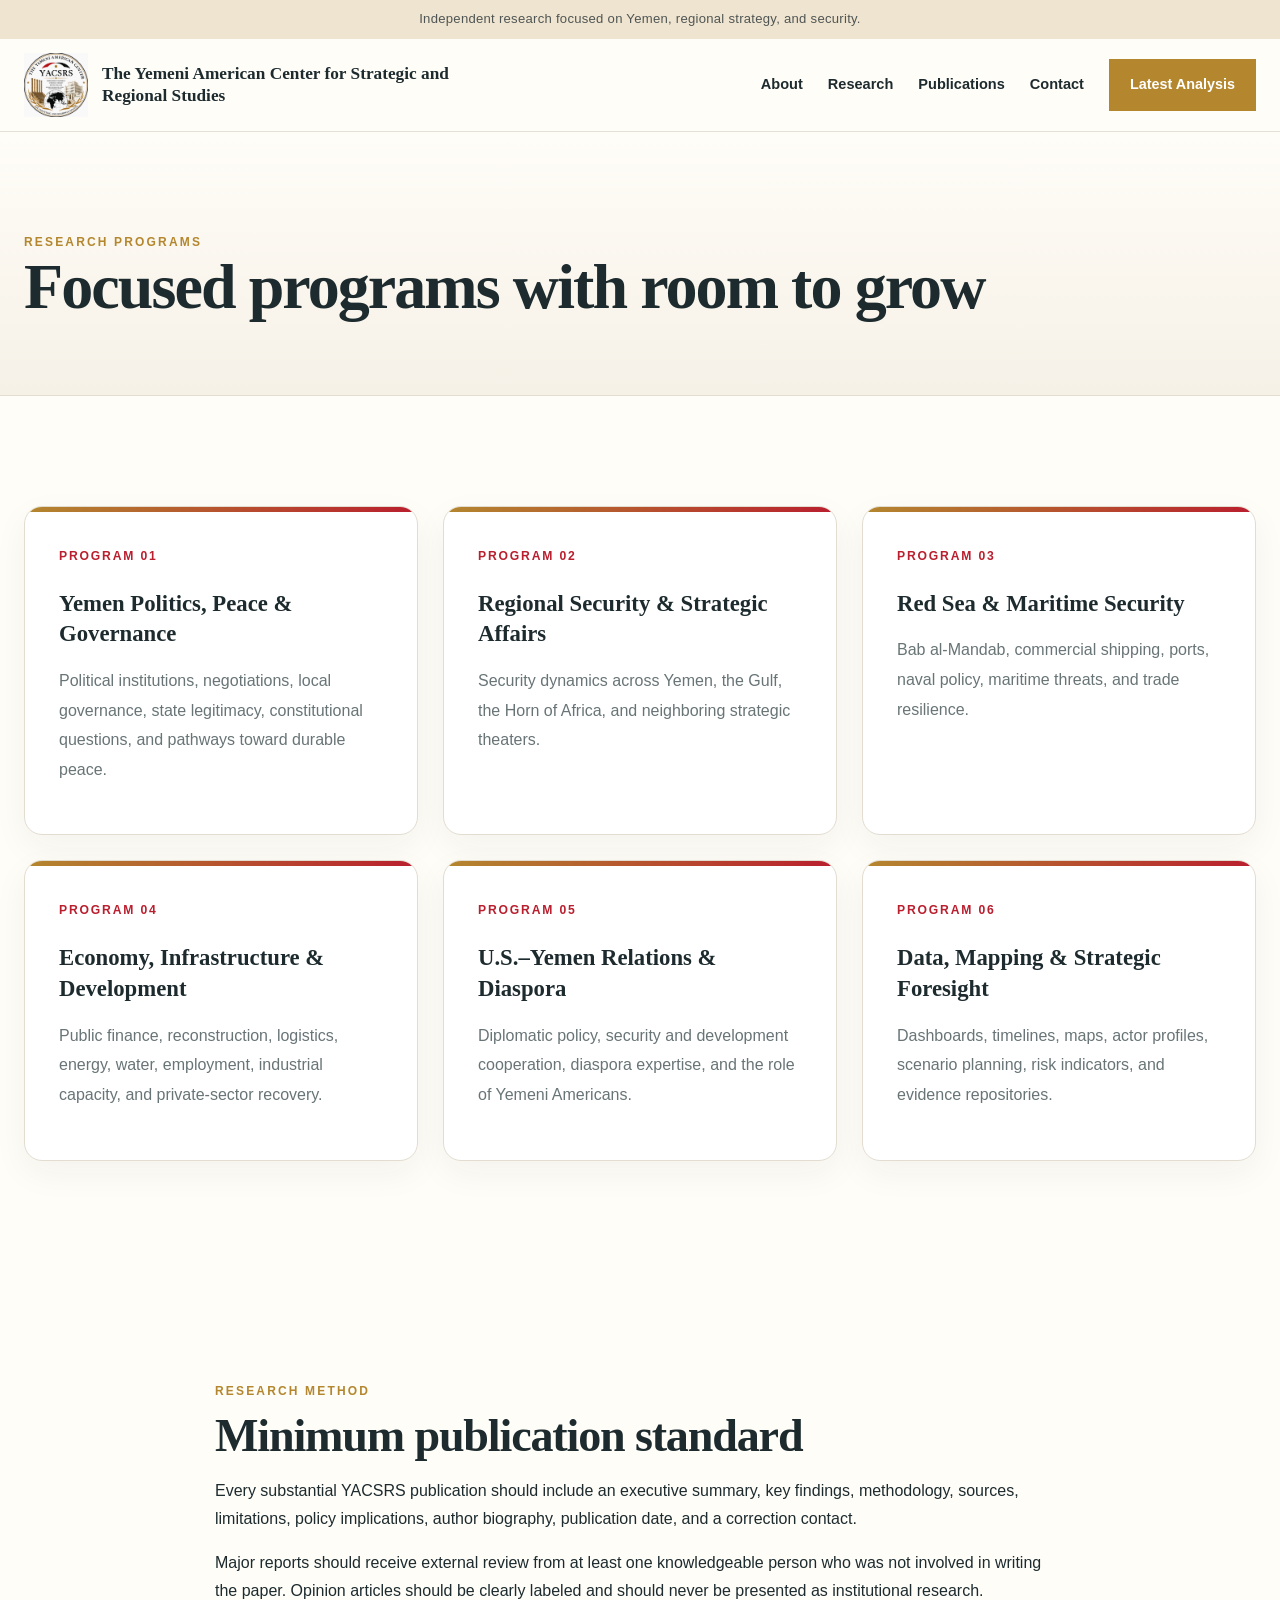
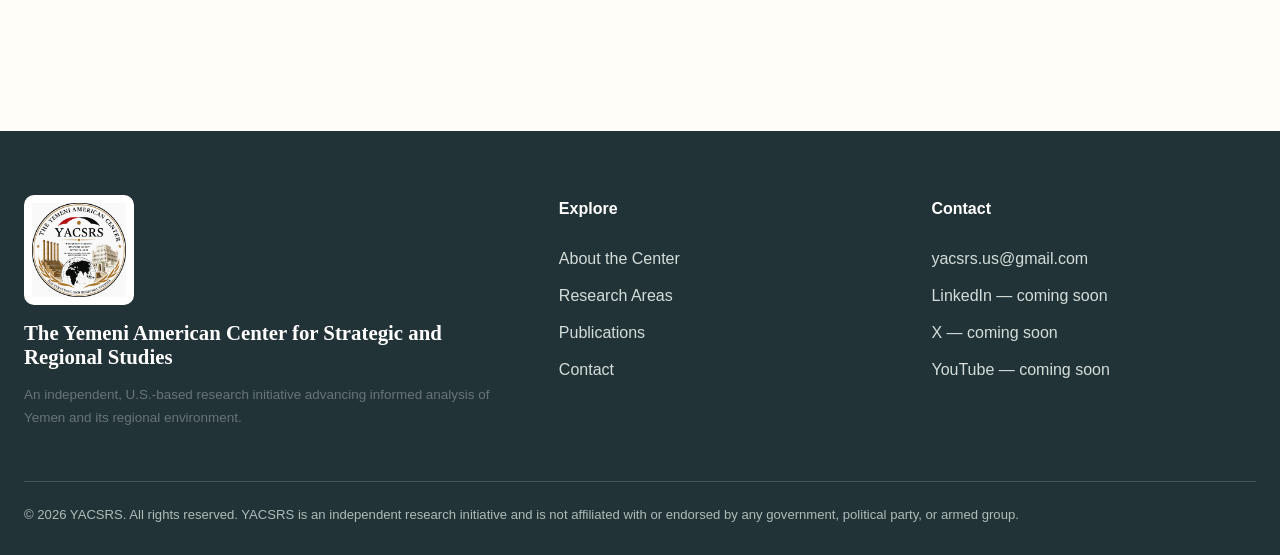
<file: research.html>
<!doctype html><html lang="en"><head><meta charset="utf-8"><meta name="viewport" content="width=device-width,initial-scale=1"><title>Research | YACSRS</title><link rel="stylesheet" href="styles.css"></head><body>

<div class="topbar">Independent research focused on Yemen, regional strategy, and security.</div>
<header>
  <div class="container nav">
    <a class="brand" href="index.html">
      <img src="assets/yacsrs-logo.png" alt="YACSRS logo">
      <div class="brand-title">The Yemeni American Center for Strategic and Regional Studies</div>
    </a>
    <button class="menu-btn" aria-label="Open navigation">☰</button>
    <nav>
      <a href="about.html">About</a>
      <a href="research.html">Research</a>
      <a href="publications.html">Publications</a>
      <a href="contact.html">Contact</a>
      <a class="btn gold" href="publications.html">Latest Analysis</a>
    </nav>
  </div>
</header>

<main>
<section class="page-hero"><div class="container"><div class="eyebrow">Research Programs</div><h1>Focused programs with room to grow</h1></div></section>
<section class="section"><div class="container">
<div class="cards">
<article class="card"><span class="number">PROGRAM 01</span><h3>Yemen Politics, Peace & Governance</h3><p>Political institutions, negotiations, local governance, state legitimacy, constitutional questions, and pathways toward durable peace.</p></article>
<article class="card"><span class="number">PROGRAM 02</span><h3>Regional Security & Strategic Affairs</h3><p>Security dynamics across Yemen, the Gulf, the Horn of Africa, and neighboring strategic theaters.</p></article>
<article class="card"><span class="number">PROGRAM 03</span><h3>Red Sea & Maritime Security</h3><p>Bab al-Mandab, commercial shipping, ports, naval policy, maritime threats, and trade resilience.</p></article>
<article class="card"><span class="number">PROGRAM 04</span><h3>Economy, Infrastructure & Development</h3><p>Public finance, reconstruction, logistics, energy, water, employment, industrial capacity, and private-sector recovery.</p></article>
<article class="card"><span class="number">PROGRAM 05</span><h3>U.S.–Yemen Relations & Diaspora</h3><p>Diplomatic policy, security and development cooperation, diaspora expertise, and the role of Yemeni Americans.</p></article>
<article class="card"><span class="number">PROGRAM 06</span><h3>Data, Mapping & Strategic Foresight</h3><p>Dashboards, timelines, maps, actor profiles, scenario planning, risk indicators, and evidence repositories.</p></article>
</div>
</div></section>
<section class="section cream"><div class="container content">
<div class="eyebrow">Research Method</div><h2>Minimum publication standard</h2>
<p>Every substantial YACSRS publication should include an executive summary, key findings, methodology, sources, limitations, policy implications, author biography, publication date, and a correction contact.</p>
<p>Major reports should receive external review from at least one knowledgeable person who was not involved in writing the paper. Opinion articles should be clearly labeled and should never be presented as institutional research.</p>
</div></section>
</main>
<footer>
  <div class="container">
    <div class="footer-grid">
      <div>
        <img class="footer-logo" src="assets/yacsrs-logo.png" alt="YACSRS logo">
        <div class="footer-brand">The Yemeni American Center for Strategic and Regional Studies</div>
        <p class="small">An independent, U.S.-based research initiative advancing informed analysis of Yemen and its regional environment.</p>
      </div>
      <div>
        <h4>Explore</h4>
        <a href="about.html">About the Center</a>
        <a href="research.html">Research Areas</a>
        <a href="publications.html">Publications</a>
        <a href="contact.html">Contact</a>
      </div>
      <div>
        <h4>Contact</h4>
        <a data-email href="#"></a>
        <a href="#">LinkedIn — coming soon</a>
        <a href="#">X — coming soon</a>
        <a href="#">YouTube — coming soon</a>
      </div>
    </div>
    <div class="legal">
      © 2026 YACSRS. All rights reserved. YACSRS is an independent research initiative and is not affiliated with or endorsed by any government, political party, or armed group.
    </div>
  </div>
</footer>
<script src="site-config.js"></script>
<script src="script.js"></script>
</body></html>
</file>
<file: styles.css>
:root{
  --ink:#1d2b2f; --ink-2:#31474c; --muted:#687476;
  --gold:#b4872f; --gold-soft:#eadcc0; --red:#b91f2e;
  --paper:#fffdf8; --cream:#f6f1e7; --sage:#eef4f1; --line:#e3ddd1;
  --max:1240px; --radius:20px; --shadow:0 18px 55px rgba(29,43,47,.10);
}
*{box-sizing:border-box}
html{scroll-behavior:smooth}
body{margin:0;background:var(--paper);color:var(--ink);font-family:Inter,Arial,sans-serif;line-height:1.75}
img{max-width:100%;display:block}
a{text-decoration:none;color:inherit}
.container{width:min(var(--max),calc(100% - 48px));margin:auto}
.topbar{background:#efe4cf;color:#4f5554;padding:8px 16px;text-align:center;font-size:.82rem;letter-spacing:.02em}
header{position:sticky;top:0;z-index:30;background:rgba(255,253,248,.94);border-bottom:1px solid rgba(227,221,209,.9);backdrop-filter:blur(14px)}
.nav{min-height:92px;display:flex;align-items:center;justify-content:space-between;gap:30px}
.brand{display:flex;align-items:center;gap:14px}
.brand img{width:64px;height:64px;object-fit:contain}
.brand-title{max-width:390px;font:700 1.08rem/1.25 Georgia,serif}
nav{display:flex;align-items:center;gap:25px;font-weight:700;font-size:.91rem}
nav a:hover{color:var(--red)}
.menu-btn{display:none;border:0;background:none;font-size:1.7rem}
.btn{display:inline-flex;align-items:center;justify-content:center;padding:12px 20px;border:1px solid var(--ink);font-weight:800;font-size:.9rem;transition:.2s ease;background:transparent}
.btn:hover{background:var(--ink);color:#fff;transform:translateY(-1px)}
.btn.gold{background:var(--gold);border-color:var(--gold);color:#fff}
.btn.gold:hover{background:#946d22}
.eyebrow{color:var(--gold);font-size:.75rem;font-weight:900;letter-spacing:.18em;text-transform:uppercase}
.hero{padding:110px 0 92px;background:linear-gradient(180deg,#fffdf8 0%,#f7f1e5 100%);overflow:hidden}
.hero-grid{display:grid;grid-template-columns:1.03fr .97fr;gap:76px;align-items:center}
.hero h1{font:700 clamp(3.3rem,5.6vw,6rem)/1.01 Georgia,serif;letter-spacing:-.035em;margin:.18em 0 .28em}
.hero p{font-size:1.14rem;line-height:1.9;color:#5e696b;max-width:700px}
.hero-actions{display:flex;gap:14px;flex-wrap:wrap;margin-top:30px}
.hero-art{position:relative}
.hero-art:before{content:"";position:absolute;inset:34px -26px -28px 34px;background:#e8d9b7;border-radius:28px}
.hero-art img{position:relative;z-index:1;border-radius:24px;border:10px solid #fff;box-shadow:var(--shadow)}
.hero-note{display:flex;gap:18px;align-items:center;margin-top:22px;color:#687476;font-size:.9rem}
.hero-note span{display:inline-flex;align-items:center;gap:8px}
.hero-note span:before{content:"";width:8px;height:8px;border-radius:50%;background:var(--red)}
.section{padding:110px 0}
.section.soft{background:var(--cream)}
.section.sage{background:var(--sage)}
.section-head{display:flex;justify-content:space-between;align-items:end;gap:40px;margin-bottom:50px}
.section h2{font:700 clamp(2.2rem,3.6vw,4rem)/1.12 Georgia,serif;letter-spacing:-.025em;margin:.18em 0}
.section-lead{max-width:720px;color:var(--muted);font-size:1.06rem;line-height:1.9}
.visual-split{display:grid;grid-template-columns:1fr 1fr;gap:72px;align-items:center}
.visual-card{background:#fff;border-radius:var(--radius);padding:14px;box-shadow:var(--shadow);border:1px solid #eee8dc}
.visual-card img{border-radius:14px}
.quote{font:400 1.65rem/1.5 Georgia,serif;border-left:5px solid var(--red);padding-left:24px;margin-top:28px}
.cards{display:grid;grid-template-columns:repeat(3,1fr);gap:25px}
.card{background:#fff;border:1px solid var(--line);border-radius:18px;padding:34px;min-height:290px;position:relative;overflow:hidden;box-shadow:0 12px 35px rgba(29,43,47,.05);transition:.2s}
.card:hover{transform:translateY(-5px);box-shadow:var(--shadow)}
.card:before{content:"";position:absolute;left:0;top:0;width:100%;height:5px;background:linear-gradient(90deg,var(--gold),var(--red))}
.card .number{font-size:.76rem;font-weight:900;letter-spacing:.15em;color:var(--red)}
.card h3{font:700 1.42rem/1.35 Georgia,serif;margin:20px 0 12px}
.card p{color:var(--muted);line-height:1.85}
.pub-grid{display:grid;grid-template-columns:repeat(3,1fr);gap:28px}
.pub-card{background:#fff;border:1px solid var(--line);border-radius:18px;overflow:hidden;box-shadow:0 12px 38px rgba(29,43,47,.06);transition:.2s}
.pub-card:hover{transform:translateY(-5px);box-shadow:var(--shadow)}
.pub-card img{width:100%;aspect-ratio:7/9;object-fit:cover}
.pub-body{padding:26px}
.pub-type{font-size:.72rem;letter-spacing:.14em;color:var(--red);font-weight:900;text-transform:uppercase}
.pub-card h3{font:700 1.4rem/1.35 Georgia,serif;margin:10px 0}
.pub-card p{color:var(--muted);font-size:.95rem;line-height:1.75}
.meta{font-size:.78rem;color:#7b8586;margin-top:14px}
.metrics{display:grid;grid-template-columns:repeat(4,1fr);gap:18px}
.metric{background:#fff;border:1px solid var(--line);border-radius:16px;padding:28px}
.metric strong{display:block;font:700 2.4rem Georgia,serif;color:var(--gold)}
.metric span{color:var(--muted)}
.values{display:grid;grid-template-columns:1fr 1fr;gap:18px}
.value{background:#fff;border:1px solid var(--line);border-radius:14px;padding:22px}
.value strong{display:block;margin-bottom:6px}
.newsletter{background:linear-gradient(135deg,#e8dcc3,#edf3ef);border-radius:24px;padding:52px;display:grid;grid-template-columns:1fr auto;gap:30px;align-items:center}
.newsletter h3{font:700 2.2rem Georgia,serif;margin:0 0 8px}
.newsletter p{margin:0;color:var(--muted)}
footer{background:#223337;color:#dce3e1;padding:64px 0 28px}
.footer-grid{display:grid;grid-template-columns:1.5fr 1fr 1fr;gap:48px}
.footer-logo{width:110px;background:#fff;padding:8px;border-radius:10px;margin-bottom:16px}
.footer-brand{font:700 1.3rem Georgia,serif;color:#fff}
footer h4{color:#fff;margin-top:0}
footer a{display:block;margin:9px 0;color:#d4ddda}
footer a:hover{color:#f0ca6f}
.legal{border-top:1px solid #43565a;margin-top:38px;padding-top:22px;color:#aebbb8;font-size:.82rem}
.page-hero{padding:100px 0 74px;background:linear-gradient(180deg,#fffdf8,#f6f1e7);border-bottom:1px solid var(--line)}
.page-hero h1{font:700 clamp(2.8rem,5vw,5rem)/1.06 Georgia,serif;letter-spacing:-.03em;margin:0}
.content{max-width:850px}
.content h2,.content h3{font-family:Georgia,serif}
.notice{background:#fff8e8;border-left:5px solid var(--gold);padding:20px 22px;border-radius:8px}
form{display:grid;gap:16px}
input,textarea,select{width:100%;padding:14px;border:1px solid #bec6c3;border-radius:10px;background:#fff;font:inherit}
textarea{min-height:160px}
.small{font-size:.84rem;color:var(--muted)}
@media(max-width:950px){
 nav{display:none;position:absolute;top:92px;left:0;right:0;background:#fffdf8;padding:24px;flex-direction:column;border-bottom:1px solid var(--line)}
 nav.open{display:flex}.menu-btn{display:block}
 .hero-grid,.visual-split,.newsletter{grid-template-columns:1fr}
 .cards,.pub-grid{grid-template-columns:1fr 1fr}
 .metrics{grid-template-columns:1fr 1fr}
 .footer-grid{grid-template-columns:1fr 1fr}
}
@media(max-width:640px){
 .container{width:min(100% - 28px,var(--max))}
 .brand-title{font-size:.88rem}.brand img{width:54px;height:54px}
 .hero{padding:72px 0}.hero h1{font-size:2.8rem}
 .section{padding:78px 0}.section-head{display:block}
 .cards,.pub-grid,.values,.metrics,.footer-grid{grid-template-columns:1fr}
 .newsletter{padding:34px}
}
</file>
